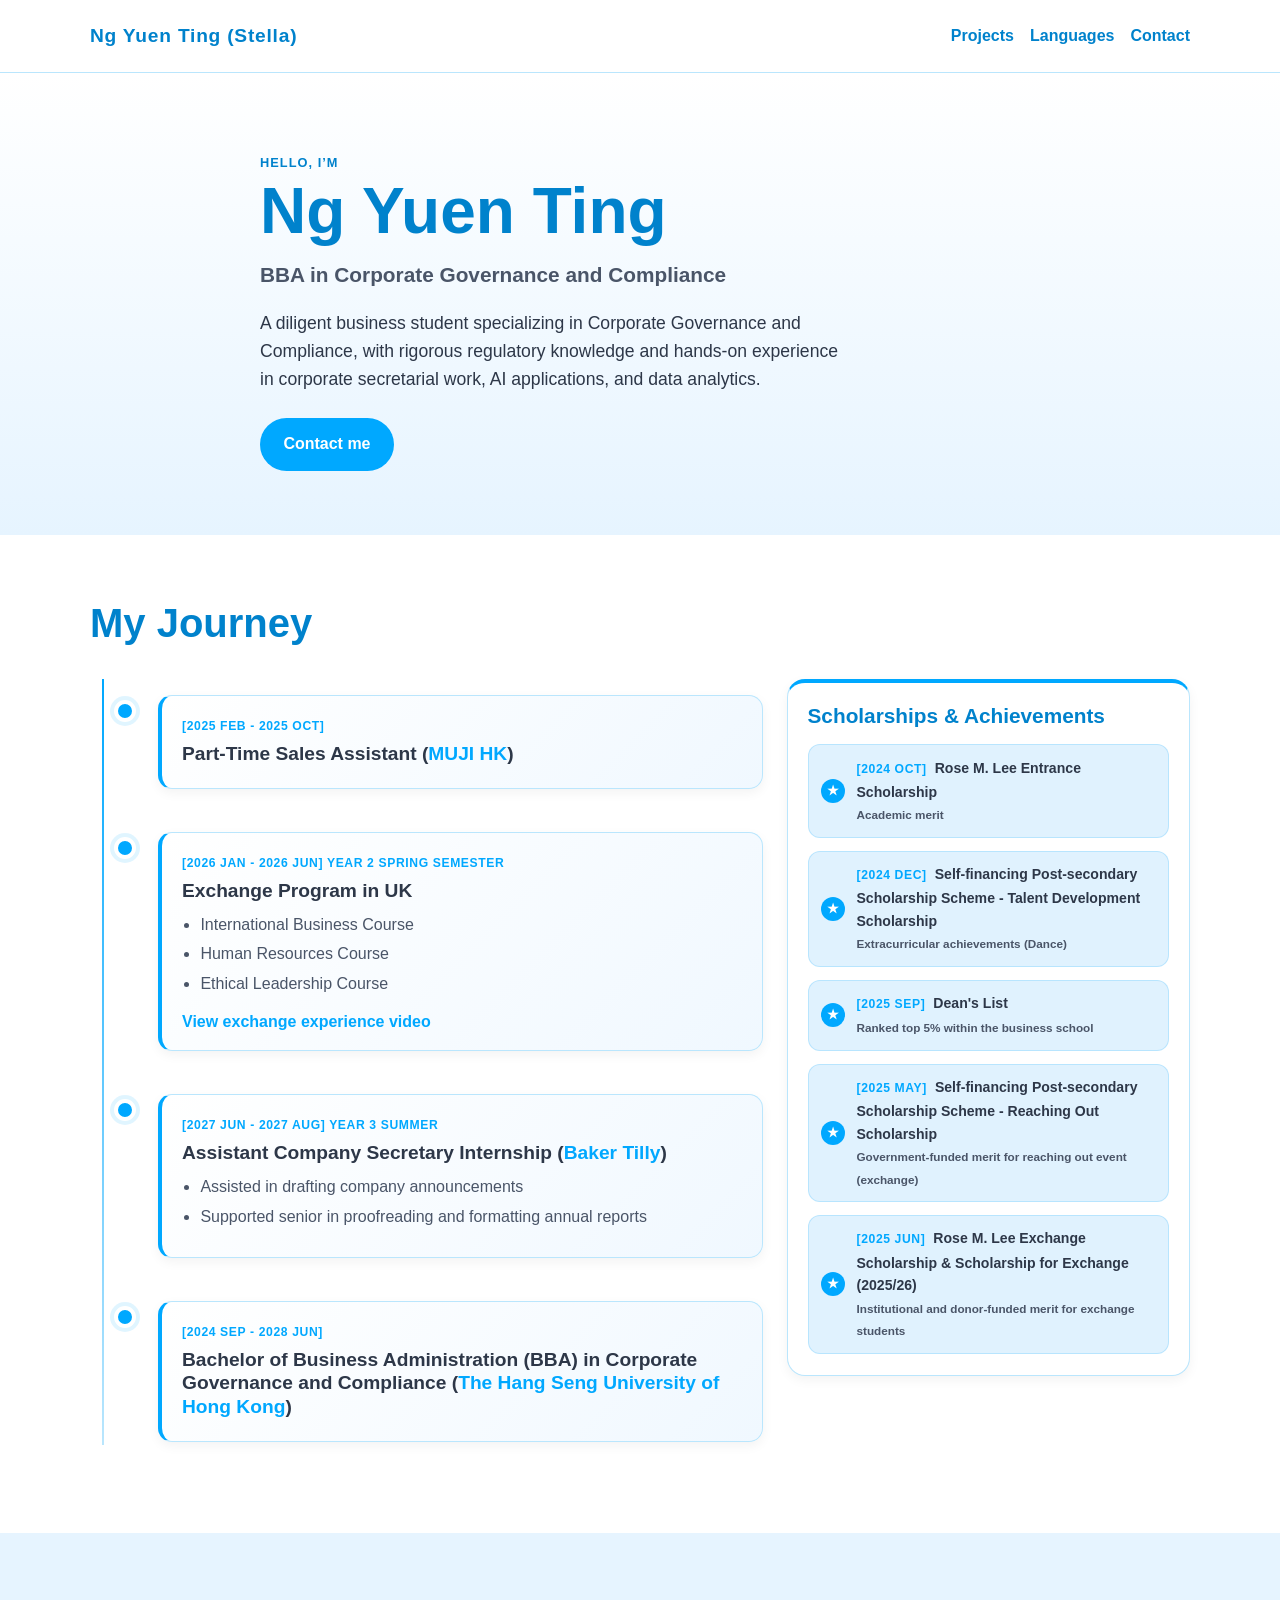
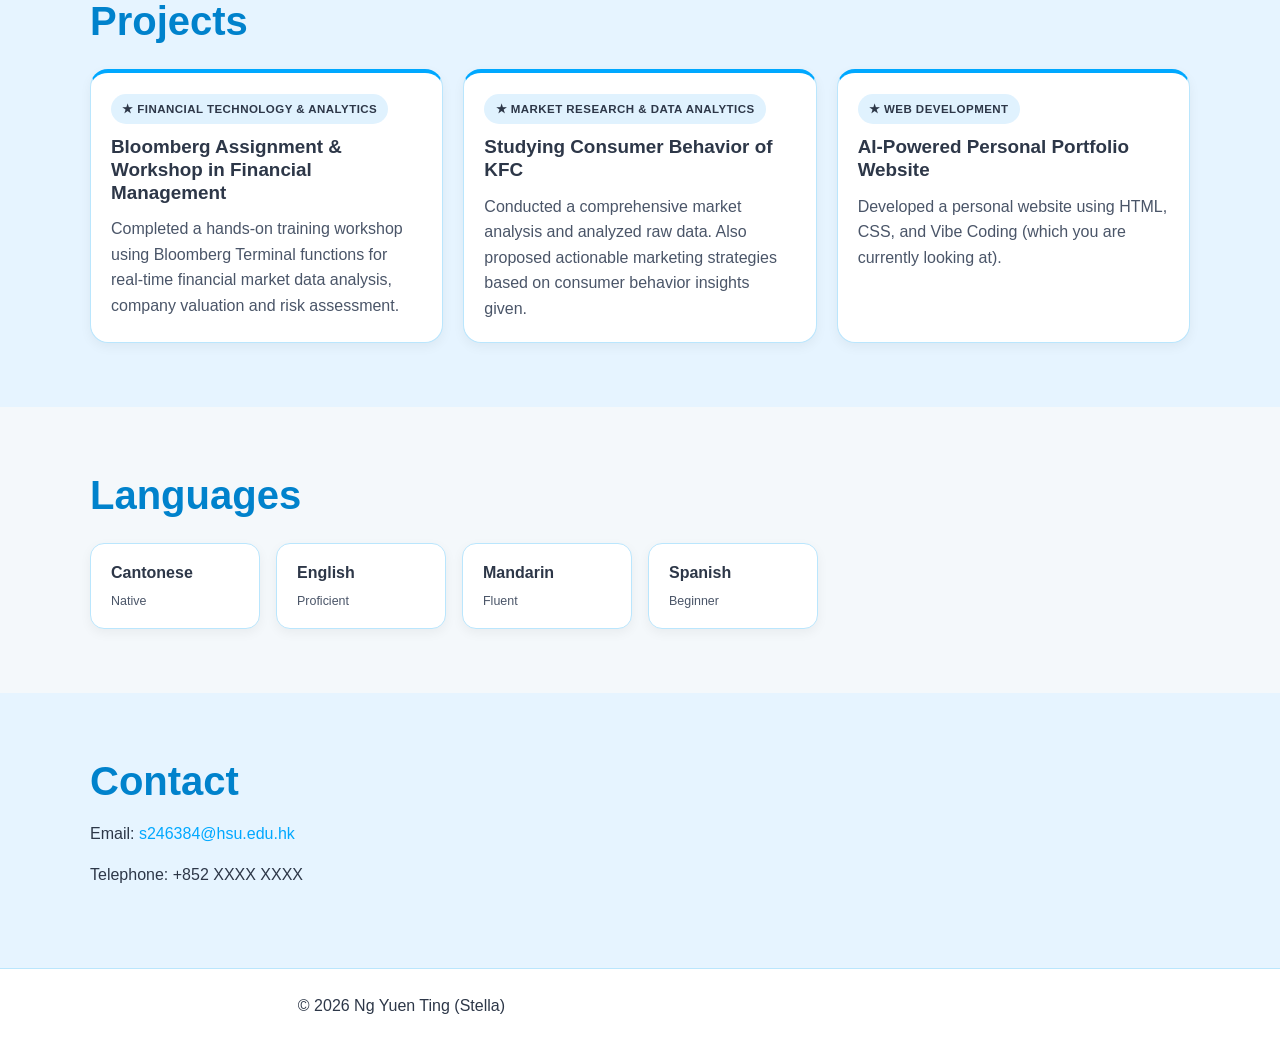
<file: index.html>
<!DOCTYPE html>
<html lang="en">
  <head>
    <meta charset="UTF-8" />
    <meta name="viewport" content="width=device-width, initial-scale=1.0" />
    <title> Ng Yuen Ting's Website</title>
    <meta
      name="description"
      content="Personal website for [Your Name], a [programme or role]."
    />
    <link rel="stylesheet" href="style.css" />
  </head>
  <body>
    <header class="site-header">
      <div class="container nav-wrap">
        <a class="brand" href="#top">Ng Yuen Ting (Stella)</a>
        <nav aria-label="Main navigation">
          <ul class="nav-list">
            <li><a href="#projects">Projects</a></li>
            <li><a href="#skills">Languages</a></li>
            <li><a href="#contact">Contact</a></li>
          </ul>
        </nav>
      </div>
    </header>

    <main id="top">
      <!-- Welcome section: change the heading and short introduction here -->
      <section class="hero">
        <div class="container hero-content">
          <p class="eyebrow"></p>
          <h1 class="name-text"></h1>
          <p class="role">BBA in Corporate Governance and Compliance</p>
          <p class="intro">
            A diligent business student specializing in Corporate Governance and Compliance, with rigorous regulatory knowledge and hands-on experience in corporate secretarial work, AI applications, and data analytics.
          </p>
          <div class="hero-links">
            <a class="button primary" href="#contact">Contact me</a>
          </div>
        </div>
      </section>

      <!-- About Me: update the text to describe yourself in 2–3 sentences -->
      <section id="about" class="section">
        <div class="container">
          <h2>My Journey</h2>

          <div class="experience-grid">
            <div class="experience-column">
              <div class="timeline" aria-label="Experience timeline">
                <article class="timeline-item">
                  <div class="timeline-dot" aria-hidden="true"></div>
                  <div class="timeline-content">
                    <span class="timeline-date">[2025 Feb - 2025 Oct]</span>
                    <h3>Part-Time Sales Assistant (<a href="https://onlineshop.muji.com.hk/" target="_blank" rel="noreferrer">MUJI HK</a>)</h3>
                  </div>
                </article>

                <article class="timeline-item">
                  <div class="timeline-dot" aria-hidden="true"></div>
                  <div class="timeline-content">
                    <span class="timeline-date">[2026 Jan - 2026 Jun] Year 2 Spring Semester</span>
                    <h3>Exchange Program in UK</h3>
                    <ul class="exchange-courses">
                      <li>International Business Course</li>
                      <li>Human Resources Course</li>
                      <li>Ethical Leadership Course</li>
                    </ul>
                    <p>
                      <a href="https://hsuhk-my.sharepoint.com/:v:/g/personal/s246384_hsu_edu_hk/IQApnkTWi9xQS67wh-42oN1fAX6_yh1gho4gi1m61C-dfmc?e=63eJ1v" target="_blank" rel="noreferrer">View exchange experience video</a>
                    </p>
                  </div>
                </article>

                <article class="timeline-item">
                  <div class="timeline-dot" aria-hidden="true"></div>
                  <div class="timeline-content">
                    <span class="timeline-date">[2027 Jun - 2027 Aug] Year 3 Summer</span>
                    <h3>Assistant Company Secretary Internship (<a href="https://www.bakertilly.hk/" target="_blank" rel="noreferrer">Baker Tilly</a>)</h3>
                    <ul class="exchange-courses">
                      <li>Assisted in drafting company announcements</li>
                      <li>Supported senior in proofreading and formatting annual reports</li>
                    </ul>
                  </div>
                </article>

                <article class="timeline-item">
                  <div class="timeline-dot" aria-hidden="true"></div>
                  <div class="timeline-content">
                    <span class="timeline-date">[2024 Sep - 2028 Jun]</span>
                    <h3>Bachelor of Business Administration (BBA) in Corporate Governance and Compliance (<a href="https://www.hsu.edu.hk/en/" target="_blank" rel="noreferrer">The Hang Seng University of Hong Kong</a>)</h3>
                  </div>
                </article>
              </div>
            </div>

            <aside class="scholarships-card" aria-label="Scholarships list">
              <h3>Scholarships &amp; Achievements</h3>
              <ul class="scholarship-list">
                <li>
                  <span class="scholarship-icon">★</span>
                  <span><span class="timeline-date scholarship-date">[2024 Oct]</span> Rose M. Lee Entrance Scholarship<br><small>Academic merit</small></span>
                </li>
                <li>
                  <span class="scholarship-icon">★</span>
                  <span><span class="timeline-date scholarship-date">[2024 Dec]</span> Self-financing Post-secondary Scholarship Scheme - Talent Development Scholarship<br><small>Extracurricular achievements (Dance)</small></span>
                </li>
                <li>
                  <span class="scholarship-icon">★</span>
                  <span><span class="timeline-date scholarship-date">[2025 Sep]</span> Dean's List<br><small>Ranked top 5% within the business school</small></span>
                </li>
                <li>
                  <span class="scholarship-icon">★</span>
                  <span><span class="timeline-date scholarship-date">[2025 May]</span> Self-financing Post-secondary Scholarship Scheme - Reaching Out Scholarship<br><small>Government-funded merit for reaching out event (exchange)</small></span>
                </li>
                <li>
                  <span class="scholarship-icon">★</span>
                  <span><span class="timeline-date scholarship-date">[2025 Jun]</span> Rose M. Lee Exchange Scholarship &amp; Scholarship for Exchange (2025/26)<br><small>Institutional and donor-funded merit for exchange students</small></span>
                </li>
              </ul>
            </aside>
          </div>
        </div>
      </section>

      <section id="projects" class="section projects-section">
        <div class="container">
          <div class="section-heading">
            <h2>Projects</h2>
          </div>

          <div class="projects-grid" aria-label="Featured projects">
            <article class="project-card">
              <div class="project-topline">
                <span class="project-tag">★ Financial Technology &amp; Analytics</span>
              </div>
              <h3>Bloomberg Assignment &amp; Workshop in Financial Management</h3>
              <p>
                Completed a hands-on training workshop using Bloomberg Terminal functions for real-time financial market data analysis, company valuation and risk assessment.
              </p>
            </article>

            <article class="project-card">
              <div class="project-topline">
                <span class="project-tag">★ Market Research &amp; Data Analytics</span>
              </div>
              <h3>Studying Consumer Behavior of KFC</h3>
              <p>
                Conducted a comprehensive market analysis and analyzed raw data. Also proposed actionable marketing strategies based on consumer behavior insights given.
              </p>
            </article>

            <article class="project-card">
              <div class="project-topline">
                <span class="project-tag">★ Web Development</span>
              </div>
              <h3>AI-Powered Personal Portfolio Website</h3>
              <p>
                Developed a personal website using HTML, CSS, and Vibe Coding (which you are currently looking at).
              </p>
            </article>
          </div>
        </div>
      </section>

      <!-- Skills and Interests: add or change the three items in this list -->
      <section id="skills" class="section alt-section">
        <div class="container">
          <h2>Languages</h2>
          <div class="language-grid" aria-label="Language skills">
            <div class="language-card">
              <span class="language-name">Cantonese</span>
              <span class="language-level">Native</span>
            </div>
            <div class="language-card">
              <span class="language-name">English</span>
              <span class="language-level">Proficient</span>
            </div>
            <div class="language-card">
              <span class="language-name">Mandarin</span>
              <span class="language-level">Fluent</span>
            </div>
            <div class="language-card">
              <span class="language-name">Spanish</span>
              <span class="language-level">Beginner</span>
            </div>
          </div>
        </div>
      </section>

      <!-- Contact: replace the placeholder email with your safe public email -->
      <section id="contact" class="section contact-section">
        <div class="container">
          <h2>Contact</h2>
          <p>Email: <a href="mailto:s246384@hsu.edu.hk">s246384@hsu.edu.hk</a></p>
          <p>Telephone: +852 XXXX XXXX</p>
        </div>
      </section>
    </main>

    <footer class="site-footer">
      <div class="container">
        <p>© 2026 Ng Yuen Ting (Stella)</p>
      </div>
    </footer>
  </body>
</html>
</file>
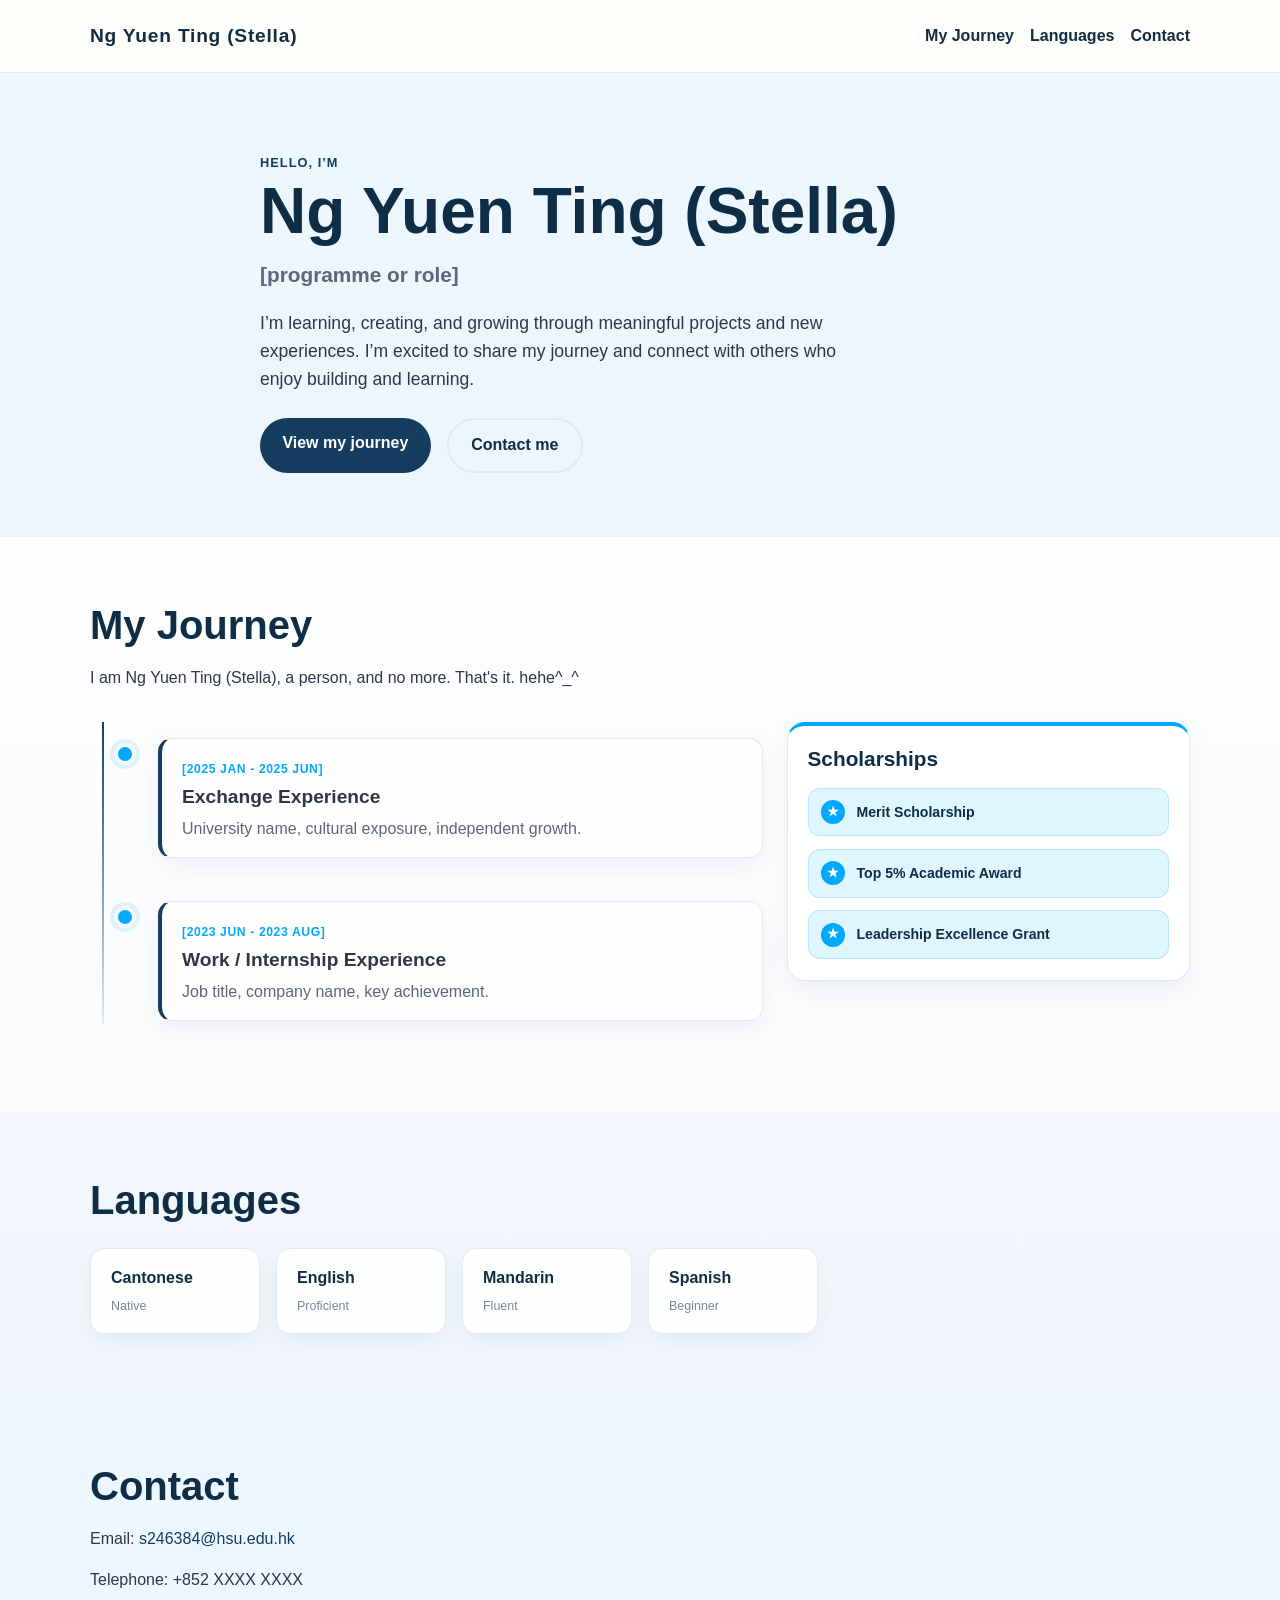
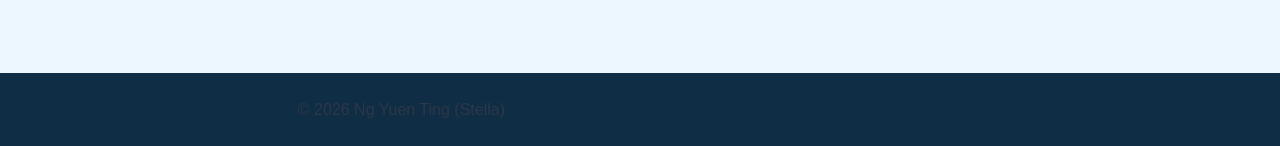
<file: f for w/index.html>
<!DOCTYPE html>
<html lang="en">
  <head>
    <meta charset="UTF-8" />
    <meta name="viewport" content="width=device-width, initial-scale=1.0" />
    <title>[Your Name] | Personal Website</title>
    <meta
      name="description"
      content="Personal website for [Your Name], a [programme or role]."
    />
    <link rel="stylesheet" href="style.css" />
  </head>
  <body>
    <header class="site-header">
      <div class="container nav-wrap">
        <a class="brand" href="#top">Ng Yuen Ting (Stella)</a>
        <nav aria-label="Main navigation">
          <ul class="nav-list">
            <li><a href="#about">My Journey</a></li>
            <li><a href="#skills">Languages</a></li>
            <li><a href="#contact">Contact</a></li>
          </ul>
        </nav>
      </div>
    </header>

    <main id="top">
      <!-- Welcome section: change the heading and short introduction here -->
      <section class="hero">
        <div class="container hero-content">
          <p class="eyebrow">Hello, I’m</p>
          <h1>Ng Yuen Ting (Stella)</h1>
          <p class="role">[programme or role]</p>
          <p class="intro">
            I’m learning, creating, and growing through meaningful projects and
            new experiences. I’m excited to share my journey and connect with
            others who enjoy building and learning.
          </p>
          <div class="hero-links">
            <a class="button primary" href="#about">View my journey</a>
            <a class="button secondary" href="#contact">Contact me</a>
          </div>
        </div>
      </section>

      <!-- About Me: update the text to describe yourself in 2–3 sentences -->
      <section id="about" class="section">
        <div class="container">
          <h2>My Journey</h2>
          <p>
            I am Ng Yuen Ting (Stella), a person, and no more. That's it. hehe^_^
          </p>

          <div class="experience-grid">
            <div class="experience-column">
              <div class="timeline" aria-label="Experience timeline">
                <article class="timeline-item">
                  <div class="timeline-dot" aria-hidden="true"></div>
                  <div class="timeline-content">
                    <span class="timeline-date">[2025 Jan - 2025 Jun]</span>
                    <h3>Exchange Experience</h3>
                    <p>University name, cultural exposure, independent growth.</p>
                  </div>
                </article>

                <article class="timeline-item">
                  <div class="timeline-dot" aria-hidden="true"></div>
                  <div class="timeline-content">
                    <span class="timeline-date">[2023 Jun - 2023 Aug]</span>
                    <h3>Work / Internship Experience</h3>
                    <p>Job title, company name, key achievement.</p>
                  </div>
                </article>
              </div>
            </div>

            <aside class="scholarships-card" aria-label="Scholarships list">
              <h3>Scholarships</h3>
              <ul class="scholarship-list">
                <li>
                  <span class="scholarship-icon">★</span>
                  <span>Merit Scholarship</span>
                </li>
                <li>
                  <span class="scholarship-icon">★</span>
                  <span>Top 5% Academic Award</span>
                </li>
                <li>
                  <span class="scholarship-icon">★</span>
                  <span>Leadership Excellence Grant</span>
                </li>
              </ul>
            </aside>
          </div>
        </div>
      </section>

      <!-- Skills and Interests: add or change the three items in this list -->
      <section id="skills" class="section alt-section">
        <div class="container">
          <h2>Languages</h2>
          <div class="language-grid" aria-label="Language skills">
            <div class="language-card">
              <span class="language-name">Cantonese</span>
              <span class="language-level">Native</span>
            </div>
            <div class="language-card">
              <span class="language-name">English</span>
              <span class="language-level">Proficient</span>
            </div>
            <div class="language-card">
              <span class="language-name">Mandarin</span>
              <span class="language-level">Fluent</span>
            </div>
            <div class="language-card">
              <span class="language-name">Spanish</span>
              <span class="language-level">Beginner</span>
            </div>
          </div>
        </div>
      </section>

      <!-- Contact: replace the placeholder email with your safe public email -->
      <section id="contact" class="section contact-section">
        <div class="container">
          <h2>Contact</h2>
          <p>Email: <a href="mailto:s246384@hsu.edu.hk">s246384@hsu.edu.hk</a></p>
          <p>Telephone: +852 XXXX XXXX</p>
        </div>
      </section>
    </main>

    <footer class="site-footer">
      <div class="container">
        <p>© 2026 Ng Yuen Ting (Stella)</p>
      </div>
    </footer>
  </body>
</html>
</file>
<file: style.css>
:root {
  --cream: #f4f8fb;
  --paper: #ffffff;
  --sky: #e6f4ff;
  --blue: #00a8ff;
  --blue-dark: #0082cc;
  --tech-sky: #00a8ff;
  --tech-sky-soft: #e0f2fe;
  --text: #2d3748;
  --muted: #4a5568;
  --border: #bae6fd;
  --shadow: rgba(0, 168, 255, 0.1);
}

* {
  box-sizing: border-box;
}

html {
  scroll-behavior: smooth;
}

body {
  margin: 0;
  font-family: Arial, Helvetica, sans-serif;
  line-height: 1.6;
  color: var(--text);
  background: var(--paper);
}

h1, h2, h3, p {
  color: var(--text);
}

a {
  color: var(--blue);
  text-decoration: none;
}

a:hover {
  text-decoration: underline;
}

a:focus-visible, button:focus-visible {
  outline: 3px solid var(--blue-dark);
  outline-offset: 3px;
}

img {
  max-width: 100%;
}

.container {
  width: min(1100px, calc(100% - 2rem));
  margin: 0 auto;
}

.site-header {
  background: rgba(255, 255, 255, 0.9);
  border-bottom: 1px solid var(--border);
  position: sticky;
  top: 0;
  z-index: 10;
  backdrop-filter: blur(6px);
}

.nav-wrap {
  display: flex;
  align-items: center;
  justify-content: space-between;
  min-height: 72px;
  gap: 1rem;
}

.brand {
  color: var(--blue-dark);
  font-size: 1.2rem;
  font-weight: 700;
  letter-spacing: 0.04em;
}

.nav-list {
  list-style: none;
  display: flex;
  flex-wrap: wrap;
  gap: 1rem;
  padding: 0;
  margin: 0;
}

.nav-list a {
  color: var(--blue-dark);
  font-weight: 600;
}

.hero {
  background: linear-gradient(180deg, #ffffff 0%, #e6f4ff 100%);
  padding: 5rem 0 4rem;
}

.hero-content {
  max-width: 760px;
  background: transparent;
  border: none;
  box-shadow: none;
  padding: 0;
}

.eyebrow {
  margin: 0;
  color: var(--blue-dark);
  font-weight: 700;
  letter-spacing: 0.08em;
  text-transform: uppercase;
  font-size: 0.8rem;
  transition: color 0.2s ease;
}

.eyebrow::before {
  content: "Hello, I’m";
  display: inline-block;
}

.eyebrow:hover::before {
  content: "Hola, Soy";
}

.eyebrow:hover {
  color: var(--blue);
}

.name-text {
  position: relative;
  display: inline-block;
  color: var(--blue-dark);
  transition: color 0.2s ease;
}

.name-text::before {
  content: "Ng Yuen Ting";
  display: inline-block;
}

.name-text:hover::before {
  content: "Stella";
}

.name-text:hover {
  color: var(--blue);
}

h1, h2, h3 {
  color: var(--blue-dark);
  line-height: 1.2;
  margin-top: 0;
}

h1 {
  font-size: clamp(2.5rem, 6vw, 4rem);
  margin-bottom: 0.5rem;
}

.role {
  margin: 0 0 1rem;
  font-size: 1.3rem;
  color: var(--muted);
  font-weight: 600;
}

.intro {
  font-size: 1.1rem;
  max-width: 60ch;
  margin-bottom: 1.5rem;
}

.hero-links {
  display: flex;
  flex-wrap: wrap;
  gap: 1rem;
}

.button {
  display: inline-block;
  border-radius: 999px;
  padding: 0.8rem 1.4rem;
  font-weight: 700;
  transition: transform 0.2s ease, box-shadow 0.2s ease, background-color 0.2s ease;
}

.button:hover {
  text-decoration: none;
}

.button.primary {
  background: var(--blue);
  color: #fff;
  border: 1px solid rgba(0, 168, 255, 0.18);
}

.button.primary:hover {
  transform: translateY(-2px);
  box-shadow: 0 8px 20px rgba(0, 168, 255, 0.25);
  border-color: var(--blue-dark);
}

.button.secondary {
  display: none;
}

.section {
  padding: 4rem 0;
}

.alt-section {
  background: var(--cream);
}

h2 {
  font-size: clamp(2rem, 4vw, 2.5rem);
  margin-bottom: 1rem;
}

p {
  max-width: 70ch;
}

.experience-grid {
  display: grid;
  grid-template-columns: 1.5fr 0.9fr;
  gap: 1.5rem;
  margin-top: 2rem;
  align-items: start;
}

.experience-column {
  min-width: 0;
}

.timeline {
  position: relative;
  padding-left: 1.5rem;
}

.timeline::before {
  content: "";
  position: absolute;
  left: 12px;
  top: 0;
  bottom: 0;
  width: 2px;
  background: linear-gradient(180deg, var(--blue) 0%, var(--border) 100%);
}

.timeline-item {
  position: relative;
  display: grid;
  grid-template-columns: 28px 1fr;
  gap: 1rem;
  margin-bottom: 1.5rem;
  padding: 1rem 0 0.2rem;
}

.timeline-dot {
  position: relative;
  width: 22px;
  height: 22px;
  border-radius: 50%;
  background: var(--tech-sky);
  border: 4px solid var(--paper);
  box-shadow: 0 0 0 4px rgba(0, 168, 255, 0.12);
  margin-top: 0.3rem;
  z-index: 1;
}

.timeline-content {
  background: linear-gradient(135deg, #ffffff 0%, #f0f8ff 100%);
  border: 1px solid var(--border);
  border-left: 4px solid var(--blue);
  border-radius: 14px;
  padding: 1rem 1.25rem;
  box-shadow: 0 4px 12px rgba(0, 0, 0, 0.05);
  transition: transform 0.2s ease, box-shadow 0.2s ease, border-color 0.2s ease;
}

.timeline-content:hover {
  transform: translateY(-2px);
  box-shadow: 0 8px 20px rgba(0, 168, 255, 0.15);
  border-color: var(--blue);
}

.timeline-date {
  display: inline-block;
  margin-bottom: 0.35rem;
  color: var(--tech-sky);
  font-weight: 700;
  font-size: 0.76rem;
  letter-spacing: 0.05em;
  text-transform: uppercase;
}

.timeline-content h3 {
  margin-bottom: 0.45rem;
  font-size: 1.2rem;
  color: var(--text);
}

.timeline-content p {
  margin: 0;
  color: var(--muted);
}

.exchange-courses {
  margin: 0.6rem 0 0.75rem;
  padding-left: 1.15rem;
  color: var(--muted);
}

.exchange-courses li + li {
  margin-top: 0.25rem;
}

.timeline-content a {
  color: var(--tech-sky);
  font-weight: 700;
}

.scholarships-card {
  background: var(--paper);
  border: 1px solid var(--border);
  border-radius: 18px;
  padding: 1.3rem 1.25rem;
  box-shadow: 0 4px 12px rgba(0, 0, 0, 0.05);
  border-top: 4px solid var(--tech-sky);
  transition: transform 0.2s ease, box-shadow 0.2s ease, border-color 0.2s ease;
}

.scholarship-list li small {
  color: var(--muted);
}

.scholarships-card:hover {
  transform: translateY(-2px);
  box-shadow: 0 8px 20px rgba(0, 168, 255, 0.15);
  border-color: var(--blue);
}

.scholarships-card h3 {
  margin-bottom: 1rem;
  font-size: 1.3rem;
}

.scholarship-list {
  list-style: none;
  padding: 0;
  margin: 0;
  display: grid;
  gap: 0.8rem;
}

.scholarship-list li {
  display: flex;
  align-items: center;
  gap: 0.7rem;
  padding: 0.7rem 0.8rem;
  border-radius: 12px;
  background: var(--tech-sky-soft);
  border: 1px solid rgba(0, 168, 255, 0.18);
  color: var(--text);
  font-size: 0.88rem;
  font-weight: 600;
  transition: transform 0.2s ease, box-shadow 0.2s ease, border-color 0.2s ease;
}

.scholarship-list li:hover {
  transform: translateY(-2px);
  box-shadow: 0 6px 16px rgba(0, 168, 255, 0.12);
  border-color: var(--blue);
}

.scholarship-icon {
  display: inline-flex;
  align-items: center;
  justify-content: center;
  width: 24px;
  height: 24px;
  border-radius: 50%;
  background: var(--tech-sky);
  color: #fff;
  font-size: 0.8rem;
  flex-shrink: 0;
}

.language-section {
  background: #ffffff;
}

.language-grid {
  display: flex;
  flex-wrap: wrap;
  gap: 1rem;
  margin-top: 1.5rem;
}

.language-card {
  display: flex;
  flex-direction: column;
  min-width: 170px;
  background: var(--paper);
  border: 1px solid var(--border);
  border-radius: 14px;
  padding: 1rem 1.25rem;
  box-shadow: 0 4px 12px rgba(0, 0, 0, 0.05);
  transition: transform 0.2s ease, box-shadow 0.2s ease, border-color 0.2s ease;
}

.language-card:hover {
  transform: translateY(-2px);
  box-shadow: 0 8px 20px rgba(0, 168, 255, 0.15);
  border-color: var(--blue);
}

.language-name {
  font-size: 1rem;
  font-weight: 700;
  color: var(--text);
}

.language-level {
  margin-top: 0.35rem;
  color: var(--muted);
  font-size: 0.78rem;
  font-weight: 400;
  letter-spacing: 0;
  text-transform: none;
}

.scholarship-date {
  display: inline-block;
  margin-bottom: 0.2rem;
  margin-right: 0.25rem;
  font-size: 0.76rem;
  line-height: 1.4;
}

.section-heading {
  margin-bottom: 1.5rem;
}

.section-subtitle {
  margin: 0 0 0.5rem;
  color: var(--tech-sky);
  font-size: 0.8rem;
  font-weight: 700;
  letter-spacing: 0.08em;
  text-transform: uppercase;
}

.projects-section {
  background: #e6f4ff;
}

.projects-grid {
  display: grid;
  grid-template-columns: repeat(3, minmax(0, 1fr));
  gap: 1.25rem;
}

.project-card {
  display: flex;
  flex-direction: column;
  background: var(--paper);
  border: 1px solid var(--border);
  border-top: 4px solid var(--tech-sky);
  border-radius: 18px;
  padding: 1.3rem 1.25rem;
  box-shadow: 0 4px 12px rgba(0, 0, 0, 0.05);
  transition: transform 0.2s ease, box-shadow 0.2s ease, border-color 0.2s ease;
}

.project-card:hover {
  transform: translateY(-4px);
  box-shadow: 0 8px 20px rgba(0, 168, 255, 0.15);
  border-color: var(--blue);
}

.project-topline {
  margin-bottom: 0.75rem;
}

.project-tag {
  display: inline-block;
  padding: 0.38rem 0.7rem;
  border-radius: 999px;
  background: var(--tech-sky-soft);
  color: var(--text);
  font-size: 0.72rem;
  font-weight: 700;
  letter-spacing: 0.04em;
  text-transform: uppercase;
}

.project-card h3 {
  margin-bottom: 0.75rem;
  font-size: 1.18rem;
  color: var(--text);
}

.project-card p {
  margin: 0;
  color: var(--muted);
}

.contact-section {
  background: #e6f4ff;
}

.site-footer {
  background: var(--paper);
  border-top: 1px solid var(--border);
  color: var(--muted);
  padding: 1.5rem 0;
  text-align: center;
}

.site-footer p {
  margin: 0;
}

@media (max-width: 700px) {
  .nav-wrap {
    flex-direction: column;
    padding: 1rem 0;
  }
  .projects-grid {
    grid-template-columns: 1fr;
  }
  .hero {
    padding-top: 4rem;
  }
  .button {
    width: 100%;
    text-align: center;
  }
}
</file>
<file: f for w/style.css>
/*
  This stylesheet controls the page layout and colours.
  To change your text, edit the HTML file.
  To change colours, update the CSS variables below.
  To change spacing, adjust the values in the margin and padding rules.
*/

:root {
  --cream: #f7f9fc;
  --paper: #ffffff;
  --sky: #edf7ff;
  --blue: #143d5f;
  --blue-dark: #0f2d45;
  --tech-sky: #00a8ff;
  --tech-sky-soft: #dff6ff;
  --text: #2d3748;
  --muted: #5b677a;
  --border: #dfeaf3;
  --shadow: rgba(18, 45, 69, 0.12);
}

* {
  box-sizing: border-box;
}

html {
  scroll-behavior: smooth;
}

body {
  margin: 0;
  font-family: Arial, Helvetica, sans-serif;
  line-height: 1.6;
  color: var(--text);
  background: linear-gradient(180deg, var(--paper) 0%, var(--cream) 100%);
}

h1,
h2,
h3,
p {
  color: var(--text);
}

a {
  color: var(--blue);
  text-decoration: none;
}

a:hover {
  text-decoration: underline;
}

a:focus-visible,
button:focus-visible {
  outline: 3px solid var(--blue-dark);
  outline-offset: 3px;
}

img {
  max-width: 100%;
}

.container {
  width: min(1100px, calc(100% - 2rem));
  margin: 0 auto;
}

.site-header {
  background: rgba(255, 253, 249, 0.9);
  border-bottom: 1px solid var(--border);
  position: sticky;
  top: 0;
  z-index: 10;
  backdrop-filter: blur(6px);
}

.nav-wrap {
  display: flex;
  align-items: center;
  justify-content: space-between;
  min-height: 72px;
  gap: 1rem;
}

.brand {
  color: var(--blue-dark);
  font-size: 1.2rem;
  font-weight: 700;
  letter-spacing: 0.04em;
}

.nav-list {
  list-style: none;
  display: flex;
  flex-wrap: wrap;
  gap: 1rem;
  padding: 0;
  margin: 0;
}

.nav-list a {
  color: var(--blue-dark);
  font-weight: 600;
}

.hero {
  background: linear-gradient(180deg, var(--sky) 0%, #edf5fb 100%);
  padding: 5rem 0 4rem;
}

.hero-content {
  max-width: 760px;
}

.eyebrow {
  margin: 0;
  color: var(--blue);
  font-weight: 700;
  letter-spacing: 0.08em;
  text-transform: uppercase;
  font-size: 0.8rem;
}

h1,
h2,
h3 {
  color: var(--blue-dark);
  line-height: 1.2;
  margin-top: 0;
}

h1 {
  font-size: clamp(2.5rem, 6vw, 4rem);
  margin-bottom: 0.5rem;
}

.role {
  margin: 0 0 1rem;
  font-size: 1.3rem;
  color: var(--muted);
  font-weight: 600;
}

.intro {
  font-size: 1.1rem;
  max-width: 60ch;
  margin-bottom: 1.5rem;
}

.hero-links {
  display: flex;
  flex-wrap: wrap;
  gap: 1rem;
}

.button {
  display: inline-block;
  border-radius: 999px;
  padding: 0.8rem 1.4rem;
  font-weight: 700;
  transition: transform 0.2s ease, background-color 0.2s ease;
}

.button:hover {
  text-decoration: none;
  transform: translateY(-1px);
}

.button.primary {
  background: var(--blue);
  color: #fff;
}

.button.secondary {
  background: transparent;
  color: var(--blue-dark);
  border: 2px solid var(--border);
}

.section {
  padding: 4rem 0;
}

.alt-section {
  background: rgba(223, 238, 248, 0.35);
}

h2 {
  font-size: clamp(2rem, 4vw, 2.5rem);
  margin-bottom: 1rem;
}

p {
  max-width: 70ch;
}

.experience-grid {
  display: grid;
  grid-template-columns: 1.5fr 0.9fr;
  gap: 1.5rem;
  margin-top: 2rem;
  align-items: start;
}

.experience-column {
  min-width: 0;
}

.timeline {
  position: relative;
  padding-left: 1.5rem;
}

.timeline::before {
  content: "";
  position: absolute;
  left: 12px;
  top: 0;
  bottom: 0;
  width: 2px;
  background: linear-gradient(180deg, var(--blue) 0%, var(--border) 100%);
}

.timeline-item {
  position: relative;
  display: grid;
  grid-template-columns: 28px 1fr;
  gap: 1rem;
  margin-bottom: 1.5rem;
  padding: 1rem 0 0.2rem;
}

.timeline-dot {
  position: relative;
  width: 22px;
  height: 22px;
  border-radius: 50%;
  background: var(--tech-sky);
  border: 4px solid #f5f9fc;
  box-shadow: 0 0 0 4px rgba(0, 168, 255, 0.12);
  margin-top: 0.3rem;
  z-index: 1;
}

.timeline-content {
  background: rgba(255, 255, 255, 0.84);
  border: 1px solid var(--border);
  border-left: 4px solid var(--blue);
  border-radius: 14px;
  padding: 1rem 1.25rem;
  box-shadow: 0 8px 24px rgba(15, 45, 69, 0.06);
  transition: transform 0.2s ease, box-shadow 0.2s ease, border-color 0.2s ease;
}

.timeline-content:hover {
  transform: translateY(-2px);
  box-shadow: 0 14px 30px rgba(15, 45, 69, 0.12);
  border-color: rgba(0, 168, 255, 0.45);
}

.timeline-date {
  display: inline-block;
  margin-bottom: 0.35rem;
  color: var(--tech-sky);
  font-weight: 700;
  font-size: 0.76rem;
  letter-spacing: 0.05em;
  text-transform: uppercase;
}

.timeline-content h3 {
  margin-bottom: 0.45rem;
  font-size: 1.2rem;
  color: var(--text);
}

.timeline-content p {
  margin: 0;
  color: var(--muted);
}

.scholarships-card {
  background: rgba(255, 255, 255, 0.9);
  border: 1px solid var(--border);
  border-radius: 18px;
  padding: 1.3rem 1.25rem;
  box-shadow: 0 10px 24px rgba(15, 45, 69, 0.06);
  border-top: 4px solid var(--tech-sky);
}

.scholarships-card h3 {
  margin-bottom: 1rem;
  font-size: 1.3rem;
}

.scholarship-list {
  list-style: none;
  padding: 0;
  margin: 0;
  display: grid;
  gap: 0.8rem;
}

.scholarship-list li {
  display: flex;
  align-items: center;
  gap: 0.7rem;
  padding: 0.7rem 0.8rem;
  border-radius: 12px;
  background: var(--tech-sky-soft);
  border: 1px solid rgba(0, 168, 255, 0.18);
  color: var(--blue-dark);
  font-size: 0.88rem;
  font-weight: 600;
  transition: transform 0.2s ease, box-shadow 0.2s ease, border-color 0.2s ease;
}

.scholarship-list li:hover {
  transform: translateY(-2px);
  box-shadow: 0 12px 26px rgba(15, 45, 69, 0.12);
  border-color: rgba(0, 168, 255, 0.42);
}

.scholarship-icon {
  display: inline-flex;
  align-items: center;
  justify-content: center;
  width: 24px;
  height: 24px;
  border-radius: 50%;
  background: var(--tech-sky);
  color: #fff;
  font-size: 0.8rem;
  flex-shrink: 0;
}

.language-grid {
  display: flex;
  flex-wrap: wrap;
  gap: 1rem;
  margin-top: 1.5rem;
}

.language-card {
  display: flex;
  flex-direction: column;
  min-width: 170px;
  background: rgba(255, 255, 255, 0.85);
  border: 1px solid var(--border);
  border-radius: 14px;
  padding: 1rem 1.25rem;
  box-shadow: 0 8px 22px rgba(15, 45, 69, 0.06);
  transition: transform 0.2s ease, box-shadow 0.2s ease, border-color 0.2s ease;
}

.language-card:hover {
  transform: translateY(-2px);
  box-shadow: 0 14px 30px rgba(15, 45, 69, 0.12);
  border-color: rgba(0, 168, 255, 0.4);
}

.language-name {
  font-size: 1rem;
  font-weight: 700;
  color: var(--blue-dark);
}

.language-level {
  margin-top: 0.35rem;
  color: #7b8795;
  font-size: 0.78rem;
  font-weight: 400;
  letter-spacing: 0;
  text-transform: none;
}

.projects-grid {
  display: none;
}

.project-card {
  display: none;
}

.contact-section {
  background: var(--sky);
}

.site-footer {
  background: var(--blue-dark);
  color: #edf5fb;
  padding: 1.5rem 0;
  text-align: center;
}

.site-footer p {
  margin: 0;
}

@media (max-width: 700px) {
  .nav-wrap {
    flex-direction: column;
    padding: 1rem 0;
  }

  .projects-grid {
    grid-template-columns: 1fr;
  }

  .hero {
    padding-top: 4rem;
  }

  .button {
    width: 100%;
    text-align: center;
  }
}
</file>
